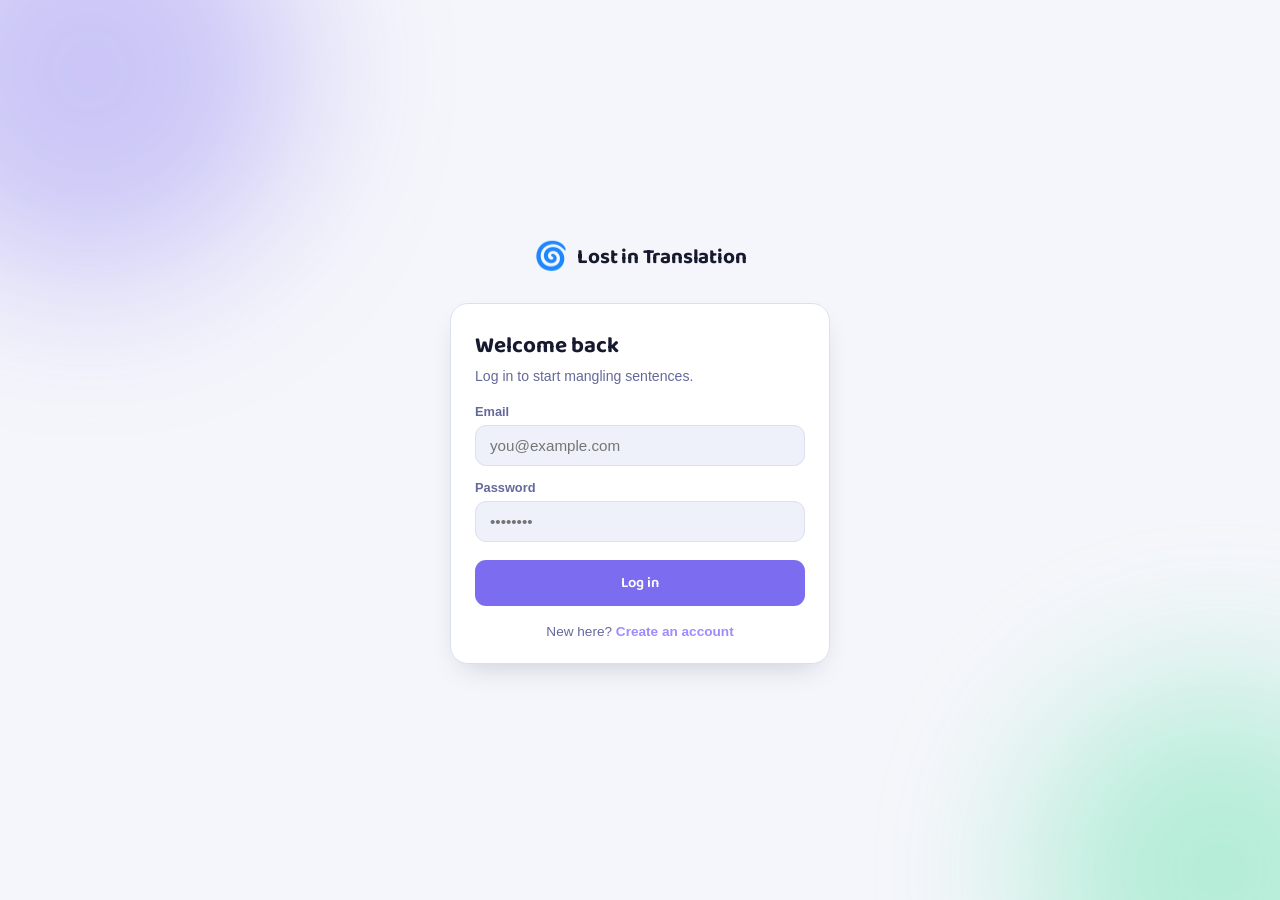
<file: translation_client/index.html>
<!DOCTYPE html>
<html lang="en">
<head>
<meta charset="UTF-8">
<meta name="viewport" content="width=device-width, initial-scale=1">
<title>Log in — Lost in Translation</title>
<link rel="icon" href="data:image/svg+xml,<svg xmlns=%22http://www.w3.org/2000/svg%22 viewBox=%220 0 100 100%22><text y=%22.9em%22 font-size=%2290%22>🌀</text></svg>">
<link rel="stylesheet" href="styles/style.css">
</head>
<body class="auth-page">

<div class="auth-wrap">
  <div class="brand brand-center">
    <span class="brand-mark">🌀</span>
    <span class="brand-name">Lost in Translation</span>
  </div>

  <div class="panel auth-card">
    <h1 class="auth-title">Welcome back</h1>
    <p class="muted auth-sub">Log in to start mangling sentences.</p>

    <form id="login-form" class="auth-form" novalidate>
      <div class="field">
        <label for="login-email">Email</label>
        <input class="input" id="login-email" name="email" type="email" placeholder="you@example.com" required>
      </div>
      <div class="field">
        <label for="login-password">Password</label>
        <input class="input" id="login-password" name="password" type="password" placeholder="••••••••" required minlength="6">
      </div>
      <p id="auth-error" class="field-error" hidden></p>
      <button type="submit" class="btn btn-primary auth-submit">Log in</button>
    </form>

    <p class="auth-switch">New here? <a href="pages/signup.html">Create an account</a></p>
  </div>
</div>

<script src="scripts/axios.min.js"></script>
<script type="module" src="scripts/login.js"></script>
</body>
</html>
</file>
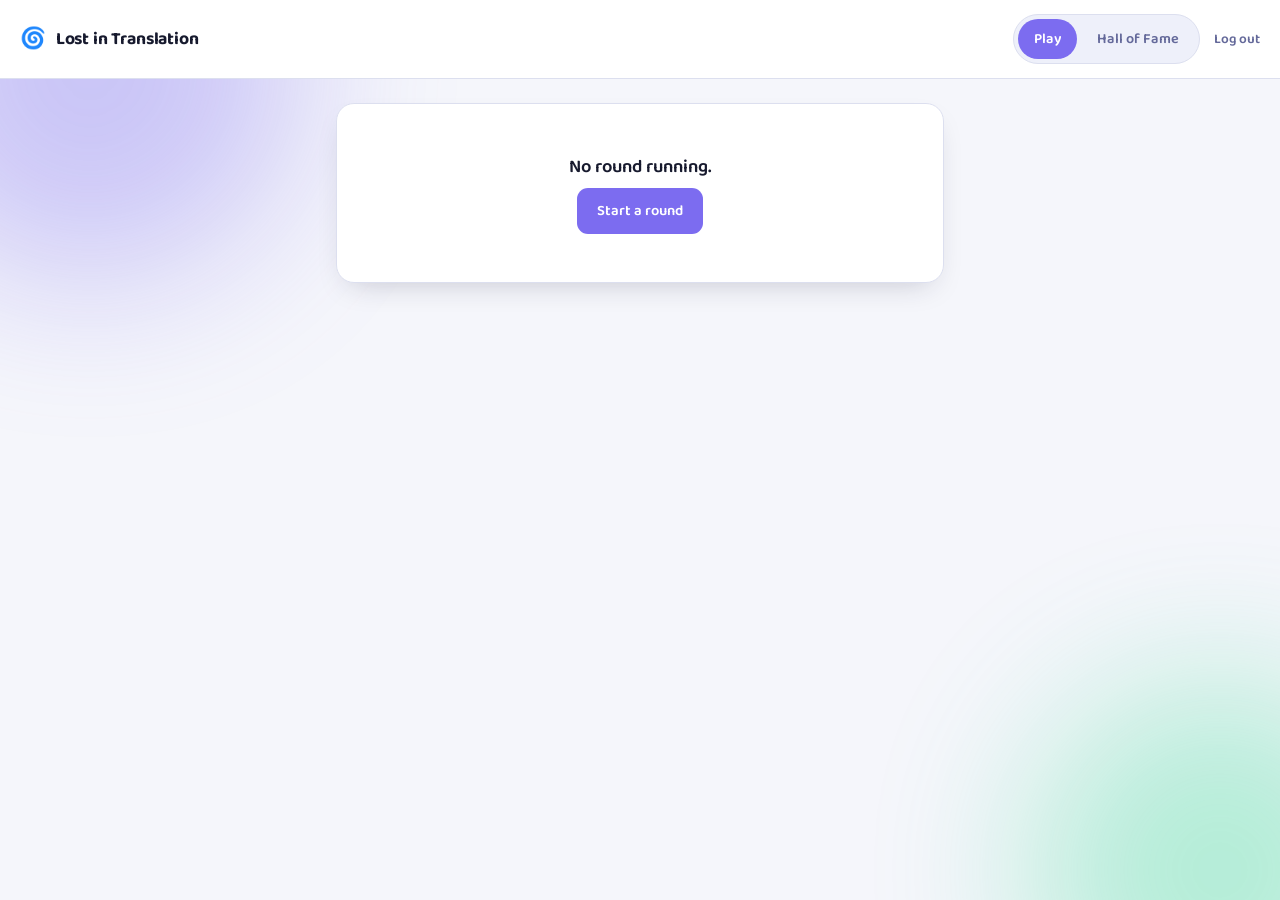
<file: translation_client/pages/play.html>
<!DOCTYPE html>
<html lang="en">
<head>
<meta charset="UTF-8">
<meta name="viewport" content="width=device-width, initial-scale=1">
<title>Lost in Translation</title>
<link rel="icon" href="data:image/svg+xml,<svg xmlns=%22http://www.w3.org/2000/svg%22 viewBox=%220 0 100 100%22><text y=%22.9em%22 font-size=%2290%22>🌀</text></svg>">
<link rel="stylesheet" href="../styles/style.css">
</head>
<body>

<header class="topbar">
  <div class="brand">
    <span class="brand-mark">🌀</span>
    <span class="brand-name">Lost in Translation</span>
  </div>
  <div class="topbar-right">
    <nav class="tabs" aria-label="Sections">
      <a class="tab is-active" href="play.html">Play</a>
      <a class="tab" href="hall-of-fame.html">Hall of Fame</a>
    </nav>
    <a class="logout-link" href="../index.html">Log out</a>
  </div>
</header>

<main class="app">

  <div id="status-banner" class="status-banner" hidden></div>

  <div id="state-idle" class="panel state-panel" hidden>
    <p class="lede">No round running.</p>
    <button id="btn-new-round" class="btn btn-primary">Start a round</button>
  </div>

  <div id="state-generating" class="panel state-panel" hidden>
    <p class="lede">Loading...</p>
    <div class="spinner" aria-hidden="true"></div>
  </div>

  <div id="state-open" class="panel game-panel" hidden>
    <div class="round-meta">
      <div class="timer-wrap">
        <svg class="timer-ring" viewBox="0 0 44 44" aria-hidden="true">
          <circle class="timer-ring-track" cx="22" cy="22" r="19"></circle>
          <circle class="timer-ring-fill" id="timer-ring-fill" cx="22" cy="22" r="19"></circle>
        </svg>
        <span id="timer-value" class="timer-value">--</span>
      </div>
      <div class="chain-strip" id="chain-strip" aria-label="Language chain"></div>
    </div>

    <div class="puzzle-card">
      <p class="puzzle-label">What did this sentence used to say?</p>
      <p id="puzzle-text" class="puzzle-text"></p>
    </div>

    <form id="guess-form" class="guess-form" autocomplete="off">
      <input
        id="guess-input"
        class="input"
        type="text"
        name="guess"
        maxlength="120"
        placeholder="Type your guess…"
        aria-label="Your guess"
        required>
      <button type="submit" class="btn btn-primary" id="guess-submit">Guess</button>
    </form>
    <p id="guess-error" class="field-error" hidden></p>

    <div id="guess-feedback" class="guess-feedback" hidden role="status"></div>

    <div class="hint-row">
      <button id="btn-hint" class="btn btn-ghost">Use a hint (−30 pts)</button>
      <span id="hint-count" class="muted"></span>
    </div>
    <ul id="hint-list" class="hint-list"></ul>
  </div>

  <div id="state-revealed" class="panel reveal-panel" hidden>
    <div class="reveal-header">
      <h2>Here's where it fell apart</h2>
      <button id="btn-skip-reveal" class="btn btn-ghost btn-small">Skip animation</button>
    </div>

    <ol id="reveal-track" class="reveal-track" aria-label="Translation chain reveal"></ol>

    <div id="reveal-summary" class="reveal-summary" hidden>
      <div class="summary-row">
        <span class="summary-label">Original</span>
        <span id="summary-seed" class="summary-text"></span>
      </div>
      <div class="summary-row">
        <span class="summary-label">Came back as</span>
        <span id="summary-final" class="summary-text"></span>
      </div>
      <div class="score-badges">
        <div class="mangle-badge">
          <span class="mangle-score" id="summary-mangle">--</span>
          <span class="mangle-caption">Mangle Score</span>
        </div>
        <div class="mangle-badge">
          <span class="player-score" id="summary-player-score">--</span>
          <span class="mangle-caption">Player Score</span>
        </div>
      </div>
    </div>

    <button id="btn-play-again" class="btn btn-primary" hidden>Play again</button>
  </div>

</main>

<template id="tmpl-hint-item">
  <li class="hint-item">
    <span class="hint-flag"></span>
    <span class="hint-lang"></span>
    <span class="hint-text"></span>
  </li>
</template>

<template id="tmpl-reveal-step">
  <li class="reveal-step">
    <div class="reveal-step-flag"></div>
    <div class="reveal-step-body">
      <div class="reveal-step-head">
        <span class="reveal-step-lang"></span>
        <span class="reveal-step-delta"></span>
      </div>
      <p class="reveal-step-text"></p>
    </div>
  </li>
</template>

<script src="../scripts/axios.min.js"></script>
<script type="module" src="../scripts/play.js"></script>
</body>
</html>
</file>
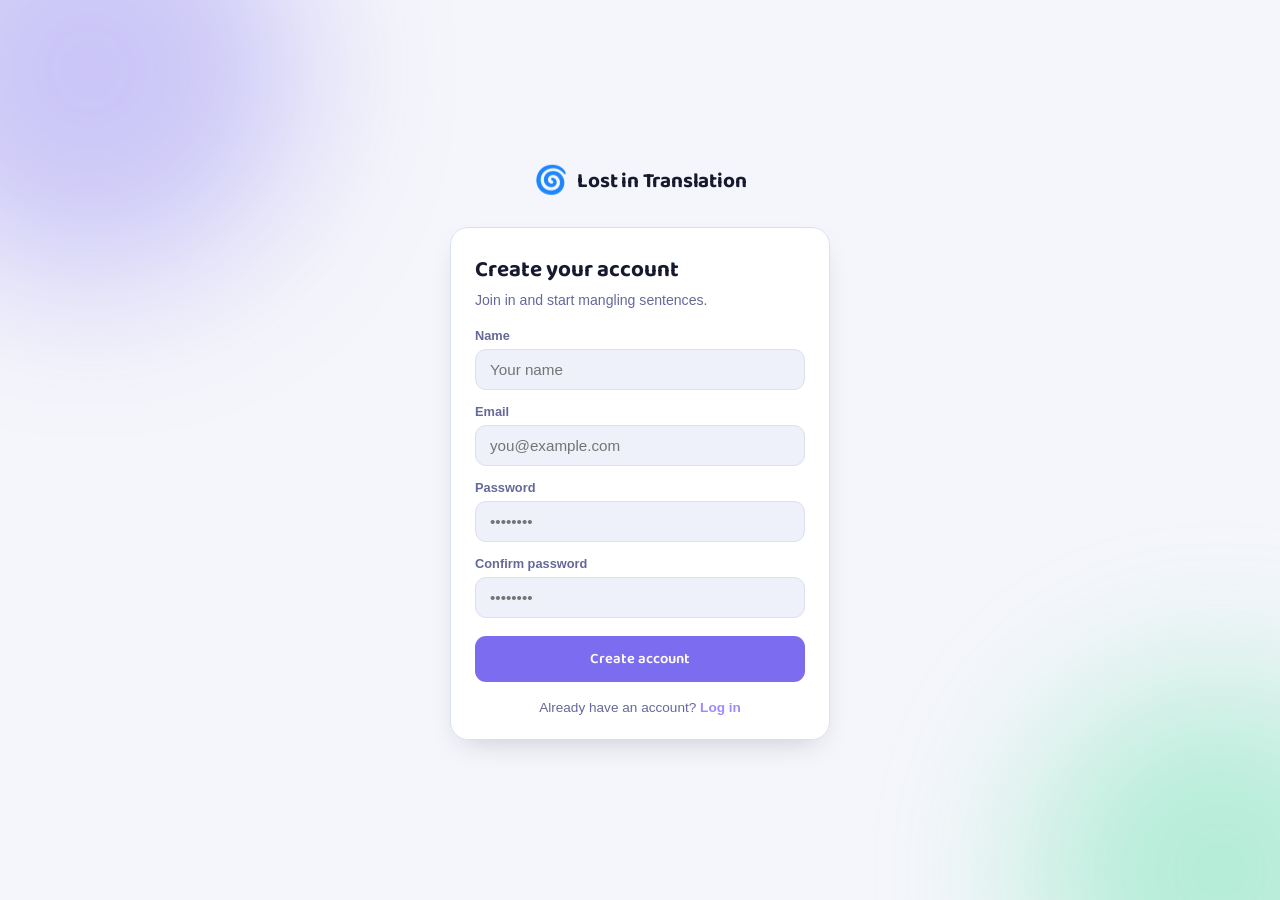
<file: translation_client/pages/signup.html>
<!DOCTYPE html>
<html lang="en">
<head>
<meta charset="UTF-8">
<meta name="viewport" content="width=device-width, initial-scale=1">
<title>Sign up — Lost in Translation</title>
<link rel="icon" href="data:image/svg+xml,<svg xmlns=%22http://www.w3.org/2000/svg%22 viewBox=%220 0 100 100%22><text y=%22.9em%22 font-size=%2290%22>🌀</text></svg>">
<link rel="stylesheet" href="../styles/style.css">
</head>
<body class="auth-page">

<div class="auth-wrap">
  <div class="brand brand-center">
    <span class="brand-mark">🌀</span>
    <span class="brand-name">Lost in Translation</span>
  </div>

  <div class="panel auth-card">
    <h1 class="auth-title">Create your account</h1>
    <p class="muted auth-sub">Join in and start mangling sentences.</p>

    <form id="signup-form" class="auth-form" novalidate>
      <div class="field">
        <label for="signup-name">Name</label>
        <input class="input" id="signup-name" name="name" type="text" placeholder="Your name" required>
      </div>
      <div class="field">
        <label for="signup-email">Email</label>
        <input class="input" id="signup-email" name="email" type="email" placeholder="you@example.com" required>
      </div>
      <div class="field">
        <label for="signup-password">Password</label>
        <input class="input" id="signup-password" name="password" type="password" placeholder="••••••••" required minlength="6">
      </div>
      <div class="field">
        <label for="signup-confirm">Confirm password</label>
        <input class="input" id="signup-confirm" name="confirm" type="password" placeholder="••••••••" required minlength="6">
      </div>
      <p id="auth-error" class="field-error" hidden></p>
      <button type="submit" class="btn btn-primary auth-submit">Create account</button>
    </form>

    <p class="auth-switch">Already have an account? <a href="../index.html">Log in</a></p>
  </div>
</div>

<script src="../scripts/axios.min.js"></script>
<script type="module" src="../scripts/signup.js"></script>
</body>
</html>
</file>
<file: translation_client/styles/style.css>
@import url('https://fonts.googleapis.com/css2?family=Baloo+2:wght@500;600;700;800&display=swap');

:root {
  --bg: #0f1220;
  --bg-elev: #171b30;
  --bg-elev-2: #1f2440;
  --border: #2c3156;
  --text: #eef0fb;
  --text-muted: #9ba0c3;
  --accent: #7c6cf0;
  --accent-strong: #9d8bff;
  --good: #3ddc97;
  --warn: #f5c04a;
  --bad: #f0616d;
  --pop-1: #ff8fb1;
  --pop-2: #4fd6c0;
  --pop-3: #63b8ff;
  --pop-4: #ffb454;
  --pop-5: #ff8a65;
  --pop-6: #d78aff;
  --radius: 18px;
  --radius-sm: 11px;
  --shadow: 0 12px 30px -12px rgba(0,0,0,0.55);
  --font: -apple-system, BlinkMacSystemFont, "Segoe UI", Roboto, Helvetica, Arial, sans-serif;
  --font-display: "Baloo 2", var(--font);
}

@media (prefers-color-scheme: light) {
  :root {
    --bg: #f5f6fb;
    --bg-elev: #ffffff;
    --bg-elev-2: #eef0fa;
    --border: #dcdfef;
    --text: #171a2e;
    --text-muted: #64699a;
    --shadow: 0 12px 30px -14px rgba(30,30,60,0.25);
  }
  body::before, body::after { opacity: 0.22; }
}

@media (prefers-reduced-motion: reduce) {
  *, *::before, *::after {
    animation-duration: 0.001ms !important;
    animation-iteration-count: 1 !important;
    transition-duration: 0.001ms !important;
  }
}

* { box-sizing: border-box; }

html, body {
  margin: 0;
  padding: 0;
  background: var(--bg);
  color: var(--text);
  font-family: var(--font);
  -webkit-font-smoothing: antialiased;
  overflow-x: hidden;
}

body { position: relative; }

body::before,
body::after {
  content: "";
  position: fixed;
  border-radius: 50%;
  filter: blur(80px);
  z-index: 0;
  pointer-events: none;
  opacity: 0.35;
}
body::before {
  width: 420px;
  height: 420px;
  background: var(--accent);
  top: -140px;
  left: -120px;
  animation: drift-a 18s ease-in-out infinite alternate;
}
body::after {
  width: 380px;
  height: 380px;
  background: var(--good);
  bottom: -160px;
  right: -130px;
  animation: drift-b 22s ease-in-out infinite alternate;
}
@keyframes drift-a {
  from { transform: translate(0, 0) scale(1); }
  to { transform: translate(60px, 40px) scale(1.15); }
}
@keyframes drift-b {
  from { transform: translate(0, 0) scale(1); }
  to { transform: translate(-50px, -30px) scale(1.1); }
}

button, input, select { font-family: inherit; }

.topbar {
  display: flex;
  align-items: center;
  justify-content: space-between;
  gap: 16px;
  padding: 14px 20px;
  border-bottom: 1px solid var(--border);
  background: var(--bg-elev);
  position: sticky;
  top: 0;
  z-index: 10;
}

.brand {
  display: flex;
  align-items: center;
  gap: 10px;
  font-family: var(--font-display);
  font-weight: 700;
  font-size: 1.1rem;
  letter-spacing: -0.01em;
}

.brand-mark {
  display: inline-block;
  font-size: 1.3rem;
  animation: spin-slow 7s linear infinite;
}
@keyframes spin-slow { to { transform: rotate(360deg); } }

.tabs {
  display: flex;
  gap: 4px;
  background: var(--bg-elev-2);
  padding: 4px;
  border-radius: 999px;
  border: 1px solid var(--border);
}

.tab {
  display: inline-block;
  border: none;
  background: transparent;
  color: var(--text-muted);
  padding: 8px 16px;
  border-radius: 999px;
  text-decoration: none;
  font-family: var(--font-display);
  font-size: 0.9rem;
  font-weight: 600;
  transition: background 0.15s ease, color 0.15s ease;
}

.tab.is-active {
  background: var(--accent);
  color: white;
}

.topbar-right {
  display: flex;
  align-items: center;
  gap: 14px;
}

.logout-link {
  color: var(--text-muted);
  font-family: var(--font-display);
  font-size: 0.85rem;
  font-weight: 600;
  text-decoration: none;
}
.logout-link:hover { color: var(--text); }

.app {
  position: relative;
  z-index: 1;
  max-width: 640px;
  margin: 0 auto;
  padding: 24px 16px 64px;
}

.panel {
  background: var(--bg-elev);
  border: 1px solid var(--border);
  border-radius: var(--radius);
  padding: 24px;
  box-shadow: var(--shadow);
}

.state-panel {
  text-align: center;
  padding: 48px 24px;
}

.lede {
  font-family: var(--font-display);
  font-size: 1.15rem;
  font-weight: 600;
  margin: 0 0 6px;
}

.muted {
  color: var(--text-muted);
  font-size: 0.88rem;
  margin: 0;
}

.spinner {
  width: 36px;
  height: 36px;
  margin: 18px auto 0;
  border-radius: 50%;
  border: 3px solid var(--border);
  border-top-color: var(--accent);
  animation: spin 0.8s linear infinite;
}

@keyframes spin { to { transform: rotate(360deg); } }

.btn {
  border: none;
  border-radius: var(--radius-sm);
  padding: 11px 20px;
  font-family: var(--font-display);
  font-size: 0.92rem;
  font-weight: 600;
  cursor: pointer;
  transition: transform 0.15s cubic-bezier(.34,1.56,.64,1), box-shadow 0.15s ease, background 0.15s ease, opacity 0.15s ease, border-color 0.15s ease;
}
.btn:active:not(:disabled) { transform: scale(0.96); }
.btn:disabled { opacity: 0.5; cursor: not-allowed; transform: none; }

.btn-primary {
  background: var(--accent);
  color: white;
}
.btn-primary:hover:not(:disabled) {
  background: var(--accent-strong);
  transform: translateY(-2px);
  box-shadow: 0 10px 22px -8px rgba(124, 108, 240, 0.6);
}

.btn-ghost {
  background: var(--bg-elev-2);
  color: var(--text);
  border: 1px solid var(--border);
}
.btn-ghost:hover:not(:disabled) {
  border-color: var(--accent);
  transform: translateY(-2px);
}

.btn-small { padding: 6px 12px; font-size: 0.8rem; }

.status-banner {
  margin-bottom: 16px;
  padding: 10px 14px;
  border-radius: var(--radius-sm);
  background: var(--bg-elev-2);
  border: 1px solid var(--border);
  font-size: 0.85rem;
  color: var(--text-muted);
}
.status-banner.is-error {
  background: rgba(240, 97, 109, 0.12);
  border-color: var(--bad);
  color: var(--bad);
}

.round-meta {
  display: flex;
  align-items: center;
  justify-content: space-between;
  gap: 12px;
  margin-bottom: 18px;
  flex-wrap: wrap;
}

.timer-wrap {
  position: relative;
  width: 44px;
  height: 44px;
  flex-shrink: 0;
}

.timer-ring { width: 44px; height: 44px; transform: rotate(-90deg); }
.timer-ring-track {
  fill: none;
  stroke: var(--border);
  stroke-width: 4;
}
.timer-ring-fill {
  fill: none;
  stroke: var(--accent);
  stroke-width: 4;
  stroke-linecap: round;
  stroke-dasharray: 119.4;
  stroke-dashoffset: 0;
  transition: stroke-dashoffset 0.3s linear, stroke 0.3s ease;
}
.timer-value {
  position: absolute;
  inset: 0;
  display: flex;
  align-items: center;
  justify-content: center;
  font-family: var(--font-display);
  font-size: 0.72rem;
  font-weight: 700;
  font-variant-numeric: tabular-nums;
}

.chain-strip {
  display: flex;
  gap: 4px;
  flex-wrap: wrap;
  justify-content: flex-end;
  flex: 1;
}

.chain-pill {
  font-size: 0.78rem;
  padding: 3px 8px;
  border-radius: 999px;
  background: var(--bg-elev-2);
  border: 1px solid var(--border);
  color: var(--text-muted);
}
/* Bookend stops (both "en") share a tone; the six hops in between each get their own,
   so the strip reads like a little route map through the chain. */
.chain-pill:nth-child(1), .chain-pill:nth-child(8) { border-color: var(--accent-strong); color: var(--accent-strong); }
.chain-pill:nth-child(2) { border-color: var(--pop-1); color: var(--pop-1); }
.chain-pill:nth-child(3) { border-color: var(--pop-2); color: var(--pop-2); }
.chain-pill:nth-child(4) { border-color: var(--pop-3); color: var(--pop-3); }
.chain-pill:nth-child(5) { border-color: var(--pop-4); color: var(--pop-4); }
.chain-pill:nth-child(6) { border-color: var(--pop-5); color: var(--pop-5); }
.chain-pill:nth-child(7) { border-color: var(--pop-6); color: var(--pop-6); }

.puzzle-card {
  background: var(--bg-elev-2);
  border: 1px solid var(--border);
  border-radius: var(--radius-sm);
  padding: 20px;
  margin-bottom: 18px;
  overflow: hidden;
}

.puzzle-label {
  margin: 0 0 8px;
  font-size: 0.78rem;
  text-transform: uppercase;
  letter-spacing: 0.05em;
  color: var(--text-muted);
  font-weight: 700;
}

.puzzle-text {
  margin: 0;
  font-size: 1.25rem;
  font-weight: 600;
  line-height: 1.4;
  animation: puzzle-in 0.5s cubic-bezier(.34,1.56,.64,1);
}
@keyframes puzzle-in {
  0% { opacity: 0; transform: translateY(6px) rotate(-1deg) scale(0.98); }
  60% { transform: translateY(-2px) rotate(0.5deg) scale(1.01); }
  100% { opacity: 1; transform: translateY(0) rotate(0) scale(1); }
}

.guess-form {
  display: flex;
  gap: 8px;
}

.guess-form .input {
  flex: 1;
  min-width: 0;
}

.input {
  background: var(--bg-elev-2);
  border: 1px solid var(--border);
  color: var(--text);
  border-radius: var(--radius-sm);
  padding: 11px 14px;
  font-size: 0.95rem;
}
.input:focus {
  outline: none;
  border-color: var(--accent);
}

.field-error {
  color: var(--bad);
  font-size: 0.8rem;
  margin: 8px 2px 0;
}

.guess-feedback {
  margin-top: 14px;
  padding: 12px 14px;
  border-radius: var(--radius-sm);
  font-weight: 600;
  font-size: 0.92rem;
  animation: pop-in 0.2s ease;
}
.guess-feedback.correct { background: rgba(61, 220, 151, 0.14); color: var(--good); }
.guess-feedback.close { background: rgba(245, 192, 74, 0.14); color: var(--warn); }
.guess-feedback.wrong { background: rgba(240, 97, 109, 0.14); color: var(--bad); }

@keyframes pop-in {
  from { opacity: 0; transform: translateY(-4px); }
  to { opacity: 1; transform: translateY(0); }
}

.hint-row {
  display: flex;
  align-items: center;
  gap: 10px;
  margin-top: 20px;
}

.hint-list {
  list-style: none;
  margin: 12px 0 0;
  padding: 0;
  display: flex;
  flex-direction: column;
  gap: 8px;
}

.hint-item {
  display: flex;
  align-items: center;
  gap: 10px;
  background: var(--bg-elev-2);
  border: 1px solid var(--border);
  border-radius: var(--radius-sm);
  padding: 10px 12px;
  font-size: 0.88rem;
  animation: pop-in 0.2s ease;
}

.hint-flag { font-size: 1.1rem; }
.hint-lang {
  font-weight: 700;
  text-transform: uppercase;
  font-size: 0.72rem;
  color: var(--text-muted);
  min-width: 26px;
}
.hint-text { flex: 1; }

.reveal-header {
  display: flex;
  align-items: center;
  justify-content: space-between;
  margin-bottom: 18px;
}
.reveal-header h2 { margin: 0; font-family: var(--font-display); font-size: 1.2rem; }

.reveal-track {
  list-style: none;
  margin: 0 0 20px;
  padding: 0;
  display: flex;
  flex-direction: column;
  gap: 10px;
}

.reveal-step {
  display: flex;
  gap: 12px;
  align-items: flex-start;
  background: var(--bg-elev-2);
  border: 1px solid var(--border);
  border-radius: var(--radius-sm);
  padding: 12px 14px;
  opacity: 0;
  transform: translateY(8px) scale(0.98);
  transition: opacity 0.35s ease, transform 0.35s ease;
}
.reveal-step.is-visible {
  opacity: 1;
  transform: translateY(0) scale(1);
}

.reveal-step-flag { font-size: 1.4rem; line-height: 1.4; }
.reveal-step-body { flex: 1; min-width: 0; }
.reveal-step-head {
  display: flex;
  align-items: center;
  gap: 8px;
  margin-bottom: 4px;
}
.reveal-step-lang {
  font-weight: 700;
  font-size: 0.72rem;
  text-transform: uppercase;
  color: var(--text-muted);
}
.reveal-step-delta {
  font-size: 0.72rem;
  font-weight: 700;
  padding: 1px 7px;
  border-radius: 999px;
  background: var(--bg-elev);
}
.reveal-step-delta.grew { color: var(--warn); }
.reveal-step-delta.shrank { color: var(--accent-strong); }
.reveal-step-text { margin: 0; word-break: break-word; }

.reveal-summary {
  border-top: 1px dashed var(--border);
  padding-top: 18px;
  display: flex;
  flex-direction: column;
  gap: 10px;
  opacity: 0;
  animation: pop-in 0.4s ease forwards;
}

.summary-row { display: flex; flex-direction: column; gap: 2px; }
.summary-label {
  font-size: 0.72rem;
  text-transform: uppercase;
  letter-spacing: 0.05em;
  color: var(--text-muted);
  font-weight: 700;
}
.summary-text { font-weight: 600; }
#summary-seed { color: var(--good); }
#summary-final { color: var(--bad); }

.score-badges {
  display: flex;
  justify-content: center;
  gap: 12px;
  flex-wrap: wrap;
  margin-top: 6px;
}

.mangle-badge {
  text-align: center;
  background: var(--bg-elev-2);
  border: 1px solid var(--border);
  border-radius: var(--radius);
  padding: 14px 28px;
}
.mangle-score,
.player-score {
  display: block;
  font-family: var(--font-display);
  font-size: 2.4rem;
  font-weight: 800;
  color: var(--accent-strong);
  line-height: 1;
  animation: mangle-pop 0.5s cubic-bezier(.34,1.56,.64,1);
}
.player-score { color: var(--good); }
@keyframes mangle-pop {
  0% { opacity: 0; transform: scale(0.3); }
  70% { transform: scale(1.15); }
  100% { opacity: 1; transform: scale(1); }
}
.mangle-score[data-tier="mild"] { color: var(--accent-strong); }
.mangle-score[data-tier="medium"] { color: var(--warn); }
.mangle-score[data-tier="high"] { color: var(--pop-5); }
.mangle-score[data-tier="extreme"] { color: var(--bad); }

.mangle-caption {
  font-size: 0.72rem;
  text-transform: uppercase;
  letter-spacing: 0.08em;
  color: var(--text-muted);
}

#btn-play-again { margin-top: 18px; width: 100%; }

.fame-header {
  display: flex;
  align-items: center;
  justify-content: space-between;
  margin-bottom: 16px;
  flex-wrap: wrap;
  gap: 10px;
}
.fame-header h2 { margin: 0; font-family: var(--font-display); }

.sort-control {
  display: flex;
  align-items: center;
  gap: 8px;
  font-size: 0.85rem;
  color: var(--text-muted);
}
.sort-control select {
  background: var(--bg-elev-2);
  color: var(--text);
  border: 1px solid var(--border);
  border-radius: var(--radius-sm);
  padding: 6px 10px;
}

.fame-list {
  list-style: none;
  margin: 0;
  padding: 0;
  display: flex;
  flex-direction: column;
  gap: 10px;
}

.fame-card {
  display: flex;
  align-items: center;
  gap: 14px;
  background: var(--bg-elev);
  border: 1px solid var(--border);
  border-radius: var(--radius-sm);
  padding: 16px;
  box-shadow: var(--shadow);
  transition: transform 0.15s ease;
}
.fame-card:hover { transform: translateY(-2px); }

.fame-card-main { flex: 1; min-width: 0; }
.fame-seed { margin: 0; font-weight: 600; }
.fame-arrow { margin: 2px 0; color: var(--text-muted); font-size: 0.8rem; }
.fame-final { margin: 0; color: var(--text-muted); font-style: italic; word-break: break-word; }

.fame-card-side {
  display: flex;
  flex-direction: column;
  align-items: center;
  gap: 8px;
  flex-shrink: 0;
}

.fame-mangle { text-align: center; }
.fame-mangle-score { display: block; font-family: var(--font-display); font-weight: 800; font-size: 1.3rem; color: var(--accent-strong); }
.fame-mangle-score[data-tier="mild"] { color: var(--accent-strong); }
.fame-mangle-score[data-tier="medium"] { color: var(--warn); }
.fame-mangle-score[data-tier="high"] { color: var(--pop-5); }
.fame-mangle-score[data-tier="extreme"] { color: var(--bad); }
.fame-mangle-caption { font-size: 0.65rem; color: var(--text-muted); text-transform: uppercase; }

.fame-upvote.is-voted {
  color: var(--good);
  border-color: var(--good);
}

.confetti-piece {
  position: fixed;
  width: 8px;
  height: 8px;
  border-radius: 2px;
  pointer-events: none;
  z-index: 50;
  animation: confetti-fly 0.7s ease-out forwards;
}
@keyframes confetti-fly {
  0% { transform: translate(-50%, -50%) rotate(0) scale(1); opacity: 1; }
  100% { transform: translate(calc(-50% + var(--dx)), calc(-50% + var(--dy))) rotate(var(--rot)) scale(0.4); opacity: 0; }
}

.auth-wrap {
  position: relative;
  z-index: 1;
  min-height: 100vh;
  display: flex;
  flex-direction: column;
  align-items: center;
  justify-content: center;
  gap: 24px;
  padding: 24px 16px;
}

.brand-center {
  font-size: 1.3rem;
}
.brand-center .brand-mark { font-size: 1.7rem; }

.auth-card {
  width: 100%;
  max-width: 380px;
}

.auth-title {
  margin: 0 0 4px;
  font-family: var(--font-display);
  font-size: 1.4rem;
}

.auth-sub { margin-bottom: 20px; }

.field {
  display: flex;
  flex-direction: column;
  gap: 6px;
  margin-bottom: 14px;
}
.field label {
  font-size: 0.8rem;
  font-weight: 600;
  color: var(--text-muted);
}
.field .input { width: 100%; }

.auth-submit { width: 100%; margin-top: 4px; }

.auth-switch {
  margin: 18px 0 0;
  text-align: center;
  font-size: 0.85rem;
  color: var(--text-muted);
}
.auth-switch a { color: var(--accent-strong); font-weight: 600; text-decoration: none; }
.auth-switch a:hover { text-decoration: underline; }

@media (max-width: 480px) {
  body::before, body::after { width: 260px; height: 260px; }
  .app { padding: 16px 12px 48px; }
  .panel { padding: 18px; }
  .fame-card { flex-direction: row; align-items: flex-start; }
  .puzzle-text { font-size: 1.1rem; }
  .brand-name { font-size: 0.95rem; }
}
</file>
